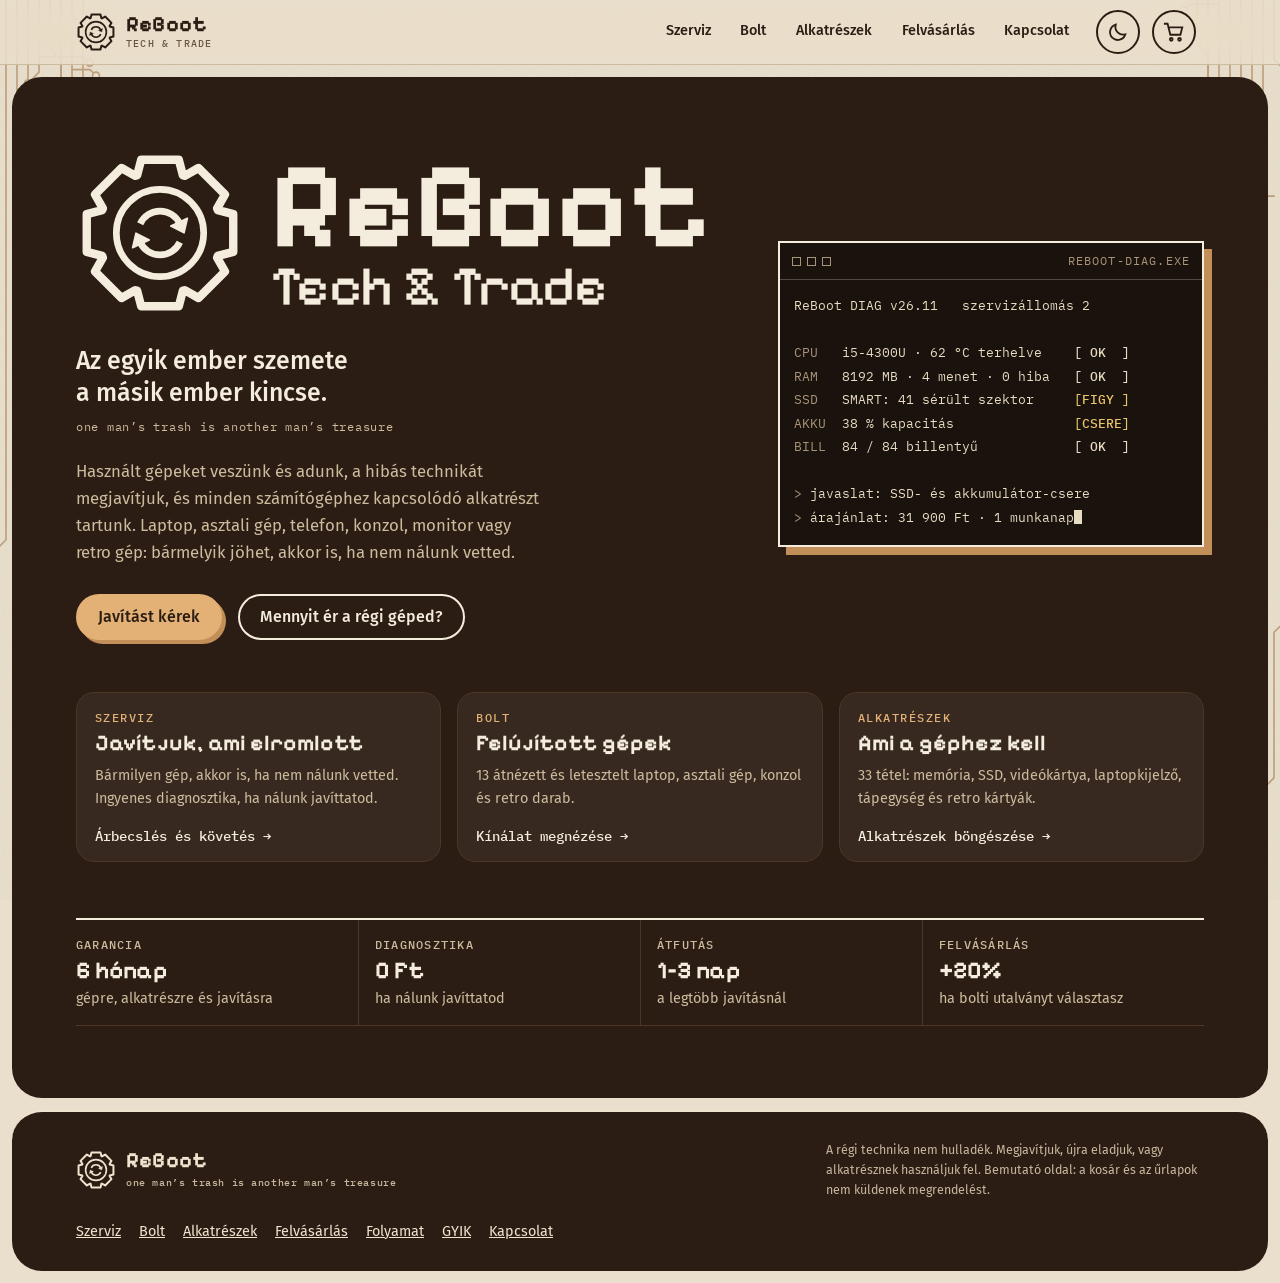
<file: index.html>
<!DOCTYPE html>
<html lang="hu">
<head>
<meta charset="utf-8">
<meta name="viewport" content="width=device-width,initial-scale=1,viewport-fit=cover">
<title>ReBoot Tech &amp; Trade</title>
<meta name="description" content="Felújított PC-k, alkatrészek, szerviz és régi gépek felvásárlása – ReBoot Tech &amp; Trade.">
<link rel="stylesheet" href="https://fonts.googleapis.com/css2?family=Fira+Sans:wght@400;500;600&family=IBM+Plex+Mono:wght@400;500&family=Pixelify+Sans:wght@500;700&display=swap">
<link rel="stylesheet" href="assets/css/style.css">
<link rel="stylesheet" href="assets/css/modern.css">
</head>
<body>
<a class="skip" href="#top">Ugrás a tartalomhoz</a>
<div class="grain" aria-hidden="true"></div>
<canvas id="traces" aria-hidden="true"></canvas>
<div class="page">
  <header class="site-head">
    <div class="wrap head-row">
      <a class="brand" href="index.html" aria-label="ReBoot Tech &amp; Trade, oldal teteje">
        <span class="mark" data-gear></span>
        <span class="brand-name">ReBoot<small>Tech &amp; Trade</small></span>
      </a>
      <nav class="nav" aria-label="Főmenü"><a href="szerviz.html">Szerviz</a><a href="bolt.html">Bolt</a><a href="alkatreszek.html">Alkatrészek</a><a href="felvasarlas.html">Felvásárlás</a><a href="kapcsolat.html">Kapcsolat</a></nav>
      <div class="head-actions">
        <button class="icon-btn" id="themeBtn" type="button" aria-label="Világos és sötét téma váltása">
          <svg viewBox="0 0 24 24" aria-hidden="true"><circle cx="12" cy="12" r="5"/><path d="M12 2v3M12 19v3M2 12h3M19 12h3M5 5l2 2M17 17l2 2M19 5l-2 2M7 17l-2 2"/></svg>
        </button>
        <button class="icon-btn" id="cartBtn" type="button" aria-label="Kosár megnyitása" aria-haspopup="dialog">
          <svg viewBox="0 0 24 24" aria-hidden="true"><path d="M2 3h3l3 12h11l2-8H6"/><circle cx="9" cy="20" r="1.5"/><circle cx="18" cy="20" r="1.5"/></svg>
          <span class="badge-count" id="cartCount" aria-live="polite" hidden>0</span>
        </button>
      </div>
    </div>
  </header>
  <main id="top">
    <section class="hero" aria-labelledby="hero-title">
      <div class="wrap">
        <div class="hero-grid">
          <div>
            <h1 id="hero-title" class="lockup">
              <span class="mark" data-gear aria-hidden="true"></span>
              <span class="wordmark">
                <span class="wm-re">ReBoot</span>
                <span class="wm-sub">Tech &amp; Trade</span>
              </span>
            </h1>
            <p class="tagline">Az egyik ember szemete a másik ember kincse.</p>
            <p class="tagline-en">one man’s trash is another man’s treasure</p>
            <p class="hero-copy">Használt gépeket veszünk és adunk, a hibás technikát megjavítjuk, és minden számítógéphez kapcsolódó alkatrészt tartunk. Laptop, asztali gép, telefon, konzol, monitor vagy retro gép: bármelyik jöhet, akkor is, ha nem nálunk vetted.</p>
            <div class="hero-cta">
              <a class="btn primary" href="szerviz.html">Javítást kérek</a>
              <a class="btn" href="felvasarlas.html">Mennyit ér a régi géped?</a>
            </div>
          </div>

          <div class="screen" aria-hidden="true">
            <div class="screen-bar"><i></i><i></i><i></i><span>reboot-diag.exe</span></div>
            <div class="screen-body">ReBoot DIAG v26.11   szervizállomás 2

<span class="dim">CPU  </span> i5-4300U · 62 °C terhelve    <span class="ok">[ OK  ]</span>
<span class="dim">RAM  </span> 8192 MB · 4 menet · 0 hiba   <span class="ok">[ OK  ]</span>
<span class="dim">SSD  </span> SMART: 41 sérült szektor     <span class="warn">[FIGY ]</span>
<span class="dim">AKKU </span> 38 % kapacitás               <span class="warn">[CSERE]</span>
<span class="dim">BILL </span> 84 / 84 billentyű            <span class="ok">[ OK  ]</span>

<span class="dim">&gt;</span> javaslat: SSD- és akkumulátor-csere
<span class="dim">&gt;</span> árajánlat: 31 900 Ft · 1 munkanap<span class="cursor"></span></div>
          </div>
        </div>

        <ul class="doors" aria-label="Szolgáltatásaink">
          <li>
            <a class="door" href="szerviz.html">
              <span class="door-k">Szerviz</span>
              <strong>Javítjuk, ami elromlott</strong>
              <span class="door-d">Bármilyen gép, akkor is, ha nem nálunk vetted. Ingyenes diagnosztika, ha nálunk javíttatod.</span>
              <span class="door-go">Árbecslés és követés</span>
            </a>
          </li>
          <li>
            <a class="door" href="bolt.html">
              <span class="door-k">Bolt</span>
              <strong>Felújított gépek</strong>
              <span class="door-d"><span id="doorShop">13</span> átnézett és letesztelt laptop, asztali gép, konzol és retro darab.</span>
              <span class="door-go">Kínálat megnézése</span>
            </a>
          </li>
          <li>
            <a class="door" href="alkatreszek.html">
              <span class="door-k">Alkatrészek</span>
              <strong>Ami a géphez kell</strong>
              <span class="door-d"><span id="doorParts">33</span> tétel: memória, SSD, videókártya, laptopkijelző, tápegység és retro kártyák.</span>
              <span class="door-go">Alkatrészek böngészése</span>
            </a>
          </li>
        </ul>

        <dl class="datasheet">
          <div><dt>Garancia</dt><dd>6 hónap<small>gépre, alkatrészre és javításra</small></dd></div>
          <div><dt>Diagnosztika</dt><dd>0 Ft<small>ha nálunk javíttatod</small></dd></div>
          <div><dt>Átfutás</dt><dd>1–3 nap<small>a legtöbb javításnál</small></dd></div>
          <div><dt>Felvásárlás</dt><dd>+20%<small>ha bolti utalványt választasz</small></dd></div>
        </dl>
      </div>
    </section>
  </main>
  <footer class="foot">
    <div class="wrap foot-row">
      <div class="brand" style="margin:0">
        <span class="mark" data-gear aria-hidden="true"></span>
        <span class="brand-name">ReBoot<small>one man’s trash is another man’s treasure</small></span>
      </div>
      <p class="small">A régi technika nem hulladék. Megjavítjuk, újra eladjuk, vagy alkatrésznek használjuk fel. Bemutató oldal: a kosár és az űrlapok nem küldenek megrendelést.</p>
      <nav class="foot-links" aria-label="Lábléc">
        <a href="szerviz.html">Szerviz</a><a href="bolt.html">Bolt</a><a href="alkatreszek.html">Alkatrészek</a><a href="felvasarlas.html">Felvásárlás</a><a href="szerviz.html#folyamat">Folyamat</a><a href="kapcsolat.html#gyik">GYIK</a><a href="kapcsolat.html#kapcsolat">Kapcsolat</a>
      </nav>
    </div>
  </footer>
</div>
<div class="backdrop" id="backdrop" hidden></div>
<aside class="drawer" id="drawer" role="dialog" aria-modal="true" aria-labelledby="drawerTitle" inert>
  <div class="drawer-head">
    <h2 id="drawerTitle">Kosár</h2>
    <button class="icon-btn" id="closeCart" type="button" aria-label="Kosár bezárása">
      <svg viewBox="0 0 24 24" aria-hidden="true"><path d="M5 5l14 14M19 5L5 19"/></svg>
    </button>
  </div>
  <div class="drawer-body" id="cartBody"></div>
  <div class="drawer-foot" id="cartFoot"></div>
</aside>
<div class="toast" id="toast" role="status"></div>
<script src="assets/js/data.js"></script>
<script src="assets/js/boot.js"></script>
</body>
</html>
</file>
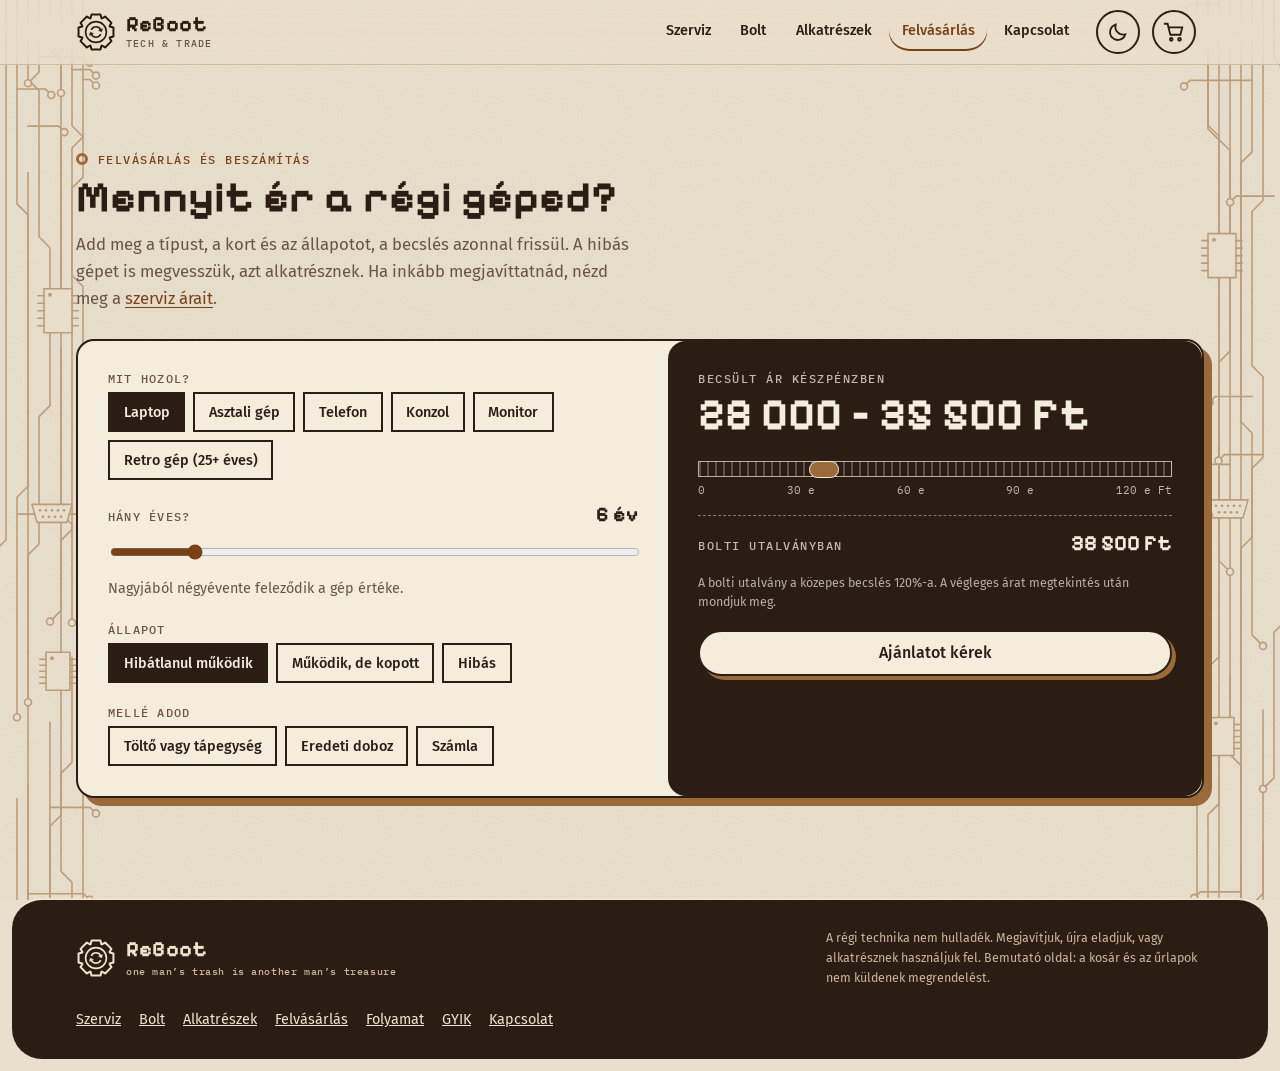
<file: felvasarlas.html>
<!DOCTYPE html>
<html lang="hu">
<head>
<meta charset="utf-8">
<meta name="viewport" content="width=device-width,initial-scale=1,viewport-fit=cover">
<title>Felvásárlás – mennyit ér a régi géped? | ReBoot Tech &amp; Trade</title>
<meta name="description" content="Felújított PC-k, alkatrészek, szerviz és régi gépek felvásárlása – ReBoot Tech &amp; Trade.">
<link rel="stylesheet" href="https://fonts.googleapis.com/css2?family=Fira+Sans:wght@400;500;600&family=IBM+Plex+Mono:wght@400;500&family=Pixelify+Sans:wght@500;700&display=swap">
<link rel="stylesheet" href="assets/css/style.css">
<link rel="stylesheet" href="assets/css/modern.css">
</head>
<body>
<a class="skip" href="#top">Ugrás a tartalomhoz</a>
<div class="grain" aria-hidden="true"></div>
<canvas id="traces" aria-hidden="true"></canvas>
<div class="page">
  <header class="site-head">
    <div class="wrap head-row">
      <a class="brand" href="index.html" aria-label="ReBoot Tech &amp; Trade, oldal teteje">
        <span class="mark" data-gear></span>
        <span class="brand-name">ReBoot<small>Tech &amp; Trade</small></span>
      </a>
      <nav class="nav" aria-label="Főmenü"><a href="szerviz.html">Szerviz</a><a href="bolt.html">Bolt</a><a href="alkatreszek.html">Alkatrészek</a><a href="felvasarlas.html" aria-current="page">Felvásárlás</a><a href="kapcsolat.html">Kapcsolat</a></nav>
      <div class="head-actions">
        <button class="icon-btn" id="themeBtn" type="button" aria-label="Világos és sötét téma váltása">
          <svg viewBox="0 0 24 24" aria-hidden="true"><circle cx="12" cy="12" r="5"/><path d="M12 2v3M12 19v3M2 12h3M19 12h3M5 5l2 2M17 17l2 2M19 5l-2 2M7 17l-2 2"/></svg>
        </button>
        <button class="icon-btn" id="cartBtn" type="button" aria-label="Kosár megnyitása" aria-haspopup="dialog">
          <svg viewBox="0 0 24 24" aria-hidden="true"><path d="M2 3h3l3 12h11l2-8H6"/><circle cx="9" cy="20" r="1.5"/><circle cx="18" cy="20" r="1.5"/></svg>
          <span class="badge-count" id="cartCount" aria-live="polite" hidden>0</span>
        </button>
      </div>
    </div>
  </header>
  <main id="top">
    <section class="sec" id="felvasarlas" aria-labelledby="besz-h">
      <div class="wrap">
        <header class="sec-head">
          <p class="eyebrow">Felvásárlás és beszámítás</p>
          <h2 id="besz-h">Mennyit ér a régi géped?</h2>
          <p class="lede">Add meg a típust, a kort és az állapotot, a becslés azonnal frissül. A hibás gépet is megvesszük, azt alkatrésznek. Ha inkább megjavíttatnád, nézd meg a <a href="szerviz.html">szerviz árait</a>.</p>
        </header>

        <div class="calc">
          <form class="calc-in" id="calcForm">
            <div class="field">
              <span class="group-label" id="typeLabel">Mit hozol?</span>
              <div class="opts" role="radiogroup" aria-labelledby="typeLabel" id="typeOpts"></div>
            </div>
            <div class="range-row">
              <div class="top"><label class="group-label" for="age">Hány éves?</label><output id="ageOut" for="age">6 év</output></div>
              <input id="age" type="range" min="0" max="40" step="1" value="6">
              <p class="hint" id="ageHint"></p>
            </div>
            <div class="field">
              <span class="group-label" id="condLabel">Állapot</span>
              <div class="opts" role="radiogroup" aria-labelledby="condLabel" id="condOpts"></div>
            </div>
            <div class="field">
              <span class="group-label" id="accLabel">Mellé adod</span>
              <div class="opts" id="accOpts" role="group" aria-labelledby="accLabel"></div>
            </div>
          </form>

          <div class="calc-out">
            <div>
              <div class="out-label">Becsült ár készpénzben</div>
              <div class="out-value" id="outCash">–</div>
            </div>
            <div class="meter" aria-hidden="true">
              <div class="track"><div class="band" id="band"></div></div>
              <div class="ticks"><span>0</span><span>30 e</span><span>60 e</span><span>90 e</span><span>120 e Ft</span></div>
            </div>
            <div class="out-voucher">
              <span class="out-label">Bolti utalványban</span>
              <strong id="outVoucher">–</strong>
            </div>
            <p class="fine" id="outNote"></p>
            <button class="btn primary" type="button" id="askBtn">Ajánlatot kérek</button>
          </div>
        </div>
      </div>
    </section>
  </main>
  <footer class="foot">
    <div class="wrap foot-row">
      <div class="brand" style="margin:0">
        <span class="mark" data-gear aria-hidden="true"></span>
        <span class="brand-name">ReBoot<small>one man’s trash is another man’s treasure</small></span>
      </div>
      <p class="small">A régi technika nem hulladék. Megjavítjuk, újra eladjuk, vagy alkatrésznek használjuk fel. Bemutató oldal: a kosár és az űrlapok nem küldenek megrendelést.</p>
      <nav class="foot-links" aria-label="Lábléc">
        <a href="szerviz.html">Szerviz</a><a href="bolt.html">Bolt</a><a href="alkatreszek.html">Alkatrészek</a><a href="felvasarlas.html">Felvásárlás</a><a href="szerviz.html#folyamat">Folyamat</a><a href="kapcsolat.html#gyik">GYIK</a><a href="kapcsolat.html#kapcsolat">Kapcsolat</a>
      </nav>
    </div>
  </footer>
</div>
<div class="backdrop" id="backdrop" hidden></div>
<aside class="drawer" id="drawer" role="dialog" aria-modal="true" aria-labelledby="drawerTitle" inert>
  <div class="drawer-head">
    <h2 id="drawerTitle">Kosár</h2>
    <button class="icon-btn" id="closeCart" type="button" aria-label="Kosár bezárása">
      <svg viewBox="0 0 24 24" aria-hidden="true"><path d="M5 5l14 14M19 5L5 19"/></svg>
    </button>
  </div>
  <div class="drawer-body" id="cartBody"></div>
  <div class="drawer-foot" id="cartFoot"></div>
</aside>
<div class="toast" id="toast" role="status"></div>
<script src="assets/js/data.js"></script>
<script src="assets/js/boot.js"></script>
</body>
</html>
</file>
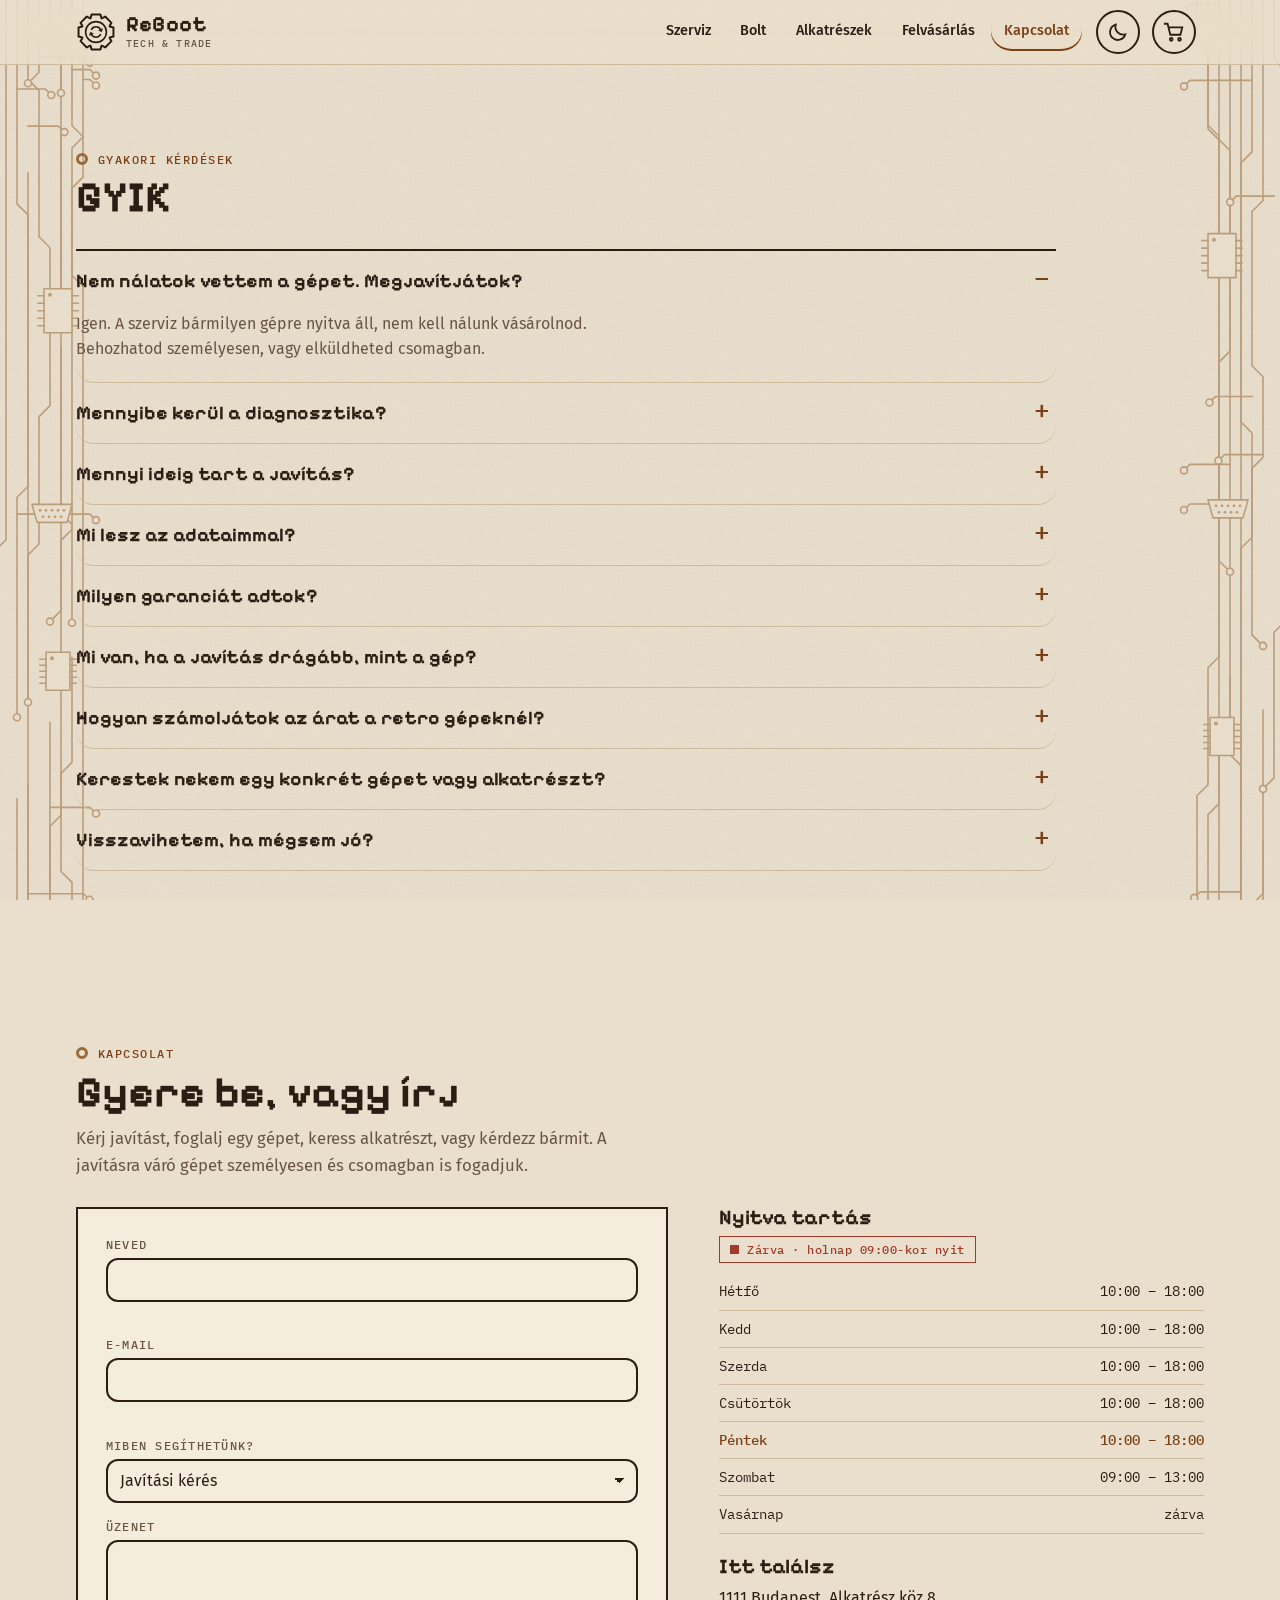
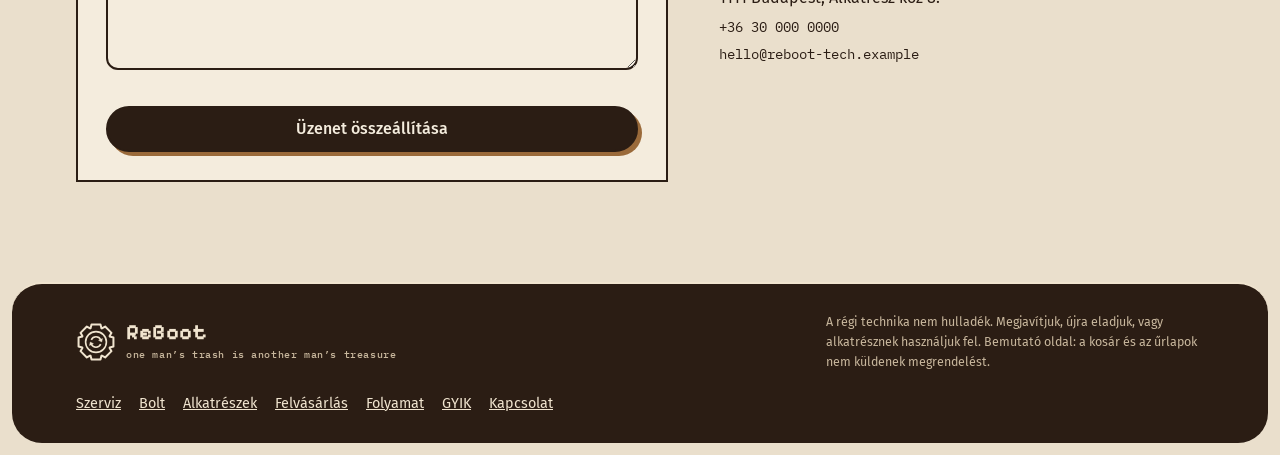
<file: kapcsolat.html>
<!DOCTYPE html>
<html lang="hu">
<head>
<meta charset="utf-8">
<meta name="viewport" content="width=device-width,initial-scale=1,viewport-fit=cover">
<title>Kapcsolat és GYIK | ReBoot Tech &amp; Trade</title>
<meta name="description" content="Felújított PC-k, alkatrészek, szerviz és régi gépek felvásárlása – ReBoot Tech &amp; Trade.">
<link rel="stylesheet" href="https://fonts.googleapis.com/css2?family=Fira+Sans:wght@400;500;600&family=IBM+Plex+Mono:wght@400;500&family=Pixelify+Sans:wght@500;700&display=swap">
<link rel="stylesheet" href="assets/css/style.css">
<link rel="stylesheet" href="assets/css/modern.css">
</head>
<body>
<a class="skip" href="#top">Ugrás a tartalomhoz</a>
<div class="grain" aria-hidden="true"></div>
<canvas id="traces" aria-hidden="true"></canvas>
<div class="page">
  <header class="site-head">
    <div class="wrap head-row">
      <a class="brand" href="index.html" aria-label="ReBoot Tech &amp; Trade, oldal teteje">
        <span class="mark" data-gear></span>
        <span class="brand-name">ReBoot<small>Tech &amp; Trade</small></span>
      </a>
      <nav class="nav" aria-label="Főmenü"><a href="szerviz.html">Szerviz</a><a href="bolt.html">Bolt</a><a href="alkatreszek.html">Alkatrészek</a><a href="felvasarlas.html">Felvásárlás</a><a href="kapcsolat.html" aria-current="page">Kapcsolat</a></nav>
      <div class="head-actions">
        <button class="icon-btn" id="themeBtn" type="button" aria-label="Világos és sötét téma váltása">
          <svg viewBox="0 0 24 24" aria-hidden="true"><circle cx="12" cy="12" r="5"/><path d="M12 2v3M12 19v3M2 12h3M19 12h3M5 5l2 2M17 17l2 2M19 5l-2 2M7 17l-2 2"/></svg>
        </button>
        <button class="icon-btn" id="cartBtn" type="button" aria-label="Kosár megnyitása" aria-haspopup="dialog">
          <svg viewBox="0 0 24 24" aria-hidden="true"><path d="M2 3h3l3 12h11l2-8H6"/><circle cx="9" cy="20" r="1.5"/><circle cx="18" cy="20" r="1.5"/></svg>
          <span class="badge-count" id="cartCount" aria-live="polite" hidden>0</span>
        </button>
      </div>
    </div>
  </header>
  <main id="top">
    <section class="sec" id="gyik" aria-labelledby="gyik-h">
      <div class="wrap">
        <header class="sec-head">
          <p class="eyebrow">Gyakori kérdések</p>
          <h2 id="gyik-h">GYIK</h2>
        </header>
        <div class="faq" id="faq"></div>
      </div>
    </section>
<section class="sec" id="kapcsolat" aria-labelledby="kap-h">
      <div class="wrap">
        <header class="sec-head">
          <p class="eyebrow">Kapcsolat</p>
          <h2 id="kap-h">Gyere be, vagy írj</h2>
          <p class="lede">Kérj javítást, foglalj egy gépet, keress alkatrészt, vagy kérdezz bármit. A javításra váró gépet személyesen és csomagban is fogadjuk.</p>
        </header>
        <div class="contact">
          <div>
            <form class="form" id="contactForm" novalidate>
              <div class="field">
                <label for="cName">Neved</label>
                <input class="input" id="cName" name="name" type="text" autocomplete="name" required>
                <span class="err" id="eName"></span>
              </div>
              <div class="field">
                <label for="cMail">E-mail</label>
                <input class="input" id="cMail" name="email" type="email" autocomplete="email" required>
                <span class="err" id="eMail"></span>
              </div>
              <div class="field">
                <label for="cTopic">Miben segíthetünk?</label>
                <select class="select" id="cTopic" name="topic">
                  <option>Javítási kérés</option>
                  <option>Foglalás a kosárból</option>
                  <option>Beszámítási ajánlat</option>
                  <option>Alkatrész keresése</option>
                  <option>Retro gép keresése</option>
                  <option>Egyéb kérdés</option>
                </select>
              </div>
              <div class="field">
                <label for="cMsg">Üzenet</label>
                <textarea class="input" id="cMsg" name="message" required></textarea>
                <span class="err" id="eMsg"></span>
              </div>
              <button class="btn primary" type="submit">Üzenet összeállítása</button>
            </form>
            <div class="composed" id="composed" hidden>
              <strong>Az üzeneted kész.</strong>
              <p class="fine">Ez az oldal nem küld e-mailt. Másold ki az üzenetet, és küldd el erre a címre: <span class="mono" style="user-select:all">hello@reboot-tech.example</span></p>
              <div class="resv" id="composedText"></div>
              <button class="btn small" type="button" id="copyMsg">Üzenet másolása</button>
            </div>
          </div>

          <div class="info">
            <div>
              <h3>Nyitva tartás</h3>
              <div class="status" id="status">Ellenőrzés…</div>
              <table class="hours" id="hours"><caption class="sr">Heti nyitvatartás</caption><tbody></tbody></table>
            </div>
            <div>
              <h3>Itt találsz</h3>
              <address class="addr">
                <span>1111 Budapest, Alkatrész köz 8.</span>
                <span class="mono">+36 30 000 0000</span>
                <span class="mono">hello@reboot-tech.example</span>
              </address>
            </div>
          </div>
        </div>
      </div>
    </section>
  </main>
  <footer class="foot">
    <div class="wrap foot-row">
      <div class="brand" style="margin:0">
        <span class="mark" data-gear aria-hidden="true"></span>
        <span class="brand-name">ReBoot<small>one man’s trash is another man’s treasure</small></span>
      </div>
      <p class="small">A régi technika nem hulladék. Megjavítjuk, újra eladjuk, vagy alkatrésznek használjuk fel. Bemutató oldal: a kosár és az űrlapok nem küldenek megrendelést.</p>
      <nav class="foot-links" aria-label="Lábléc">
        <a href="szerviz.html">Szerviz</a><a href="bolt.html">Bolt</a><a href="alkatreszek.html">Alkatrészek</a><a href="felvasarlas.html">Felvásárlás</a><a href="szerviz.html#folyamat">Folyamat</a><a href="kapcsolat.html#gyik">GYIK</a><a href="kapcsolat.html#kapcsolat">Kapcsolat</a>
      </nav>
    </div>
  </footer>
</div>
<div class="backdrop" id="backdrop" hidden></div>
<aside class="drawer" id="drawer" role="dialog" aria-modal="true" aria-labelledby="drawerTitle" inert>
  <div class="drawer-head">
    <h2 id="drawerTitle">Kosár</h2>
    <button class="icon-btn" id="closeCart" type="button" aria-label="Kosár bezárása">
      <svg viewBox="0 0 24 24" aria-hidden="true"><path d="M5 5l14 14M19 5L5 19"/></svg>
    </button>
  </div>
  <div class="drawer-body" id="cartBody"></div>
  <div class="drawer-foot" id="cartFoot"></div>
</aside>
<div class="toast" id="toast" role="status"></div>
<script src="assets/js/data.js"></script>
<script src="assets/js/boot.js"></script>
</body>
</html>
</file>
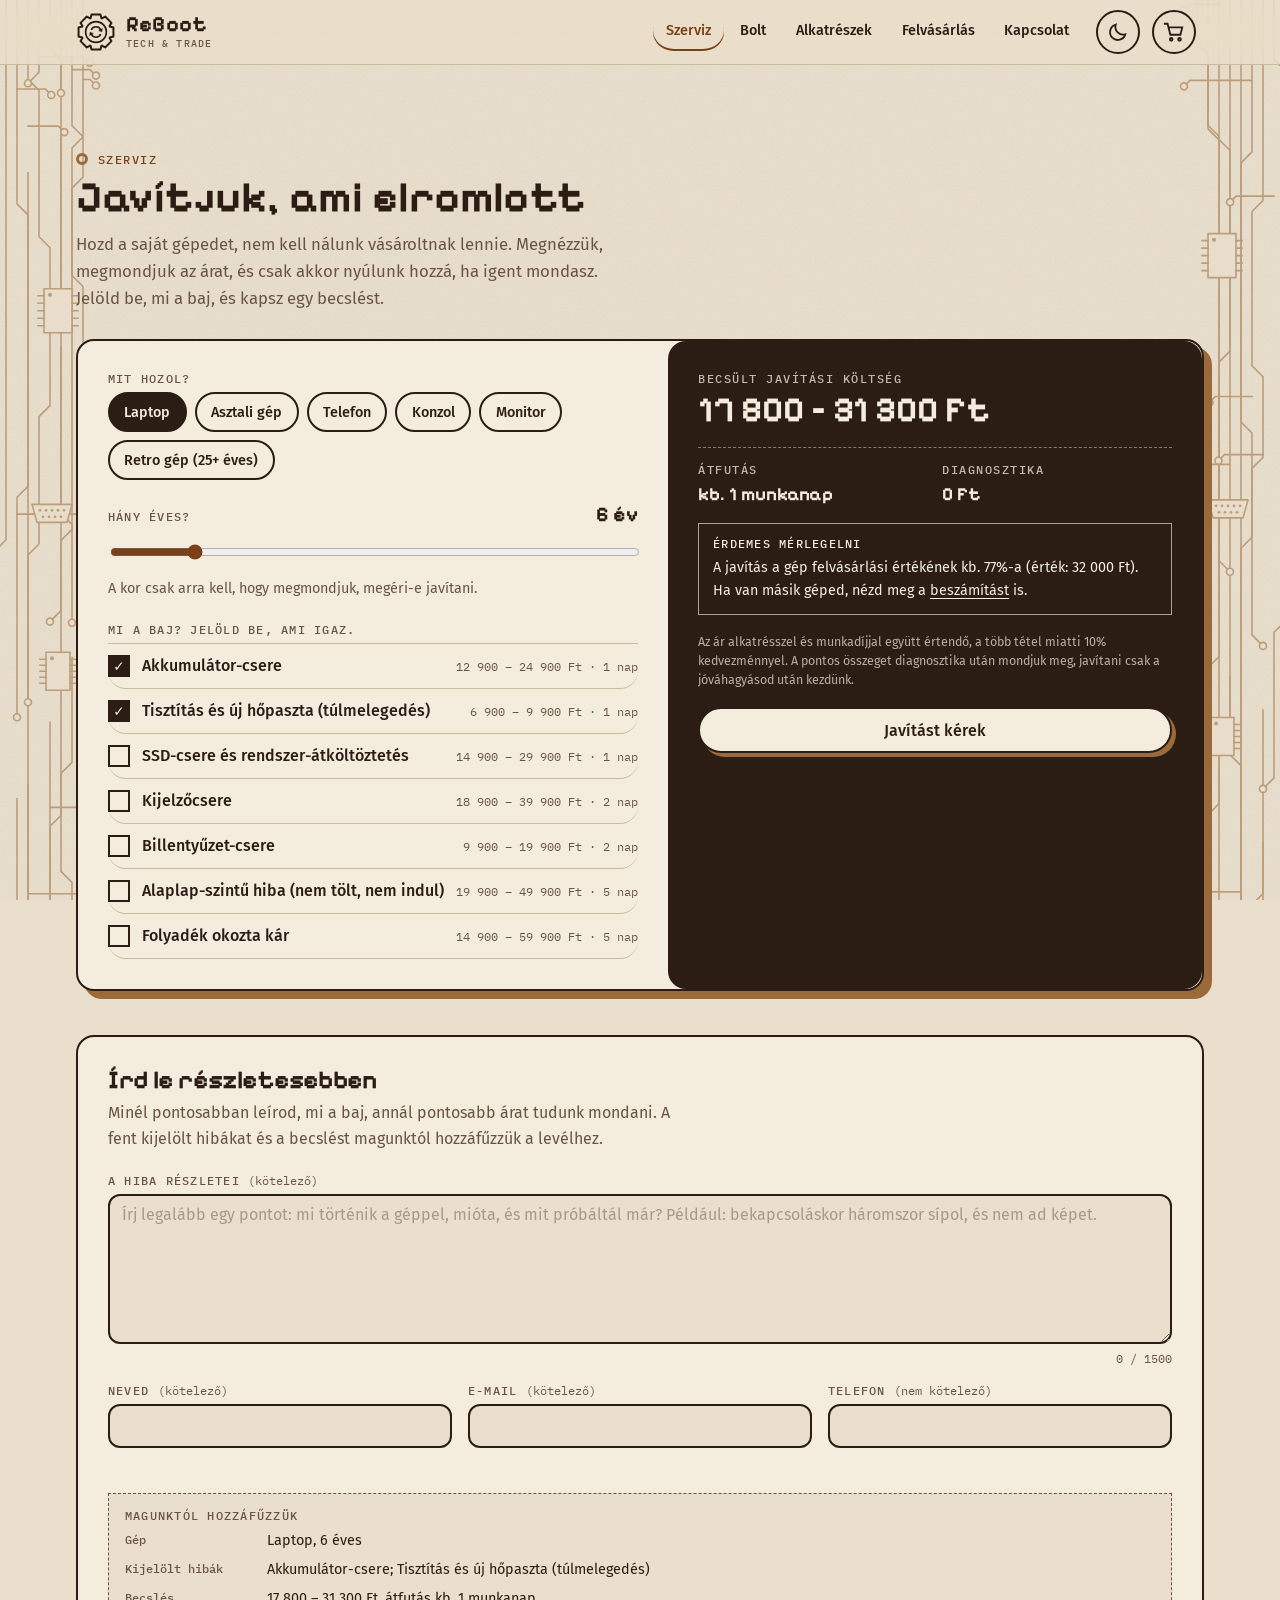
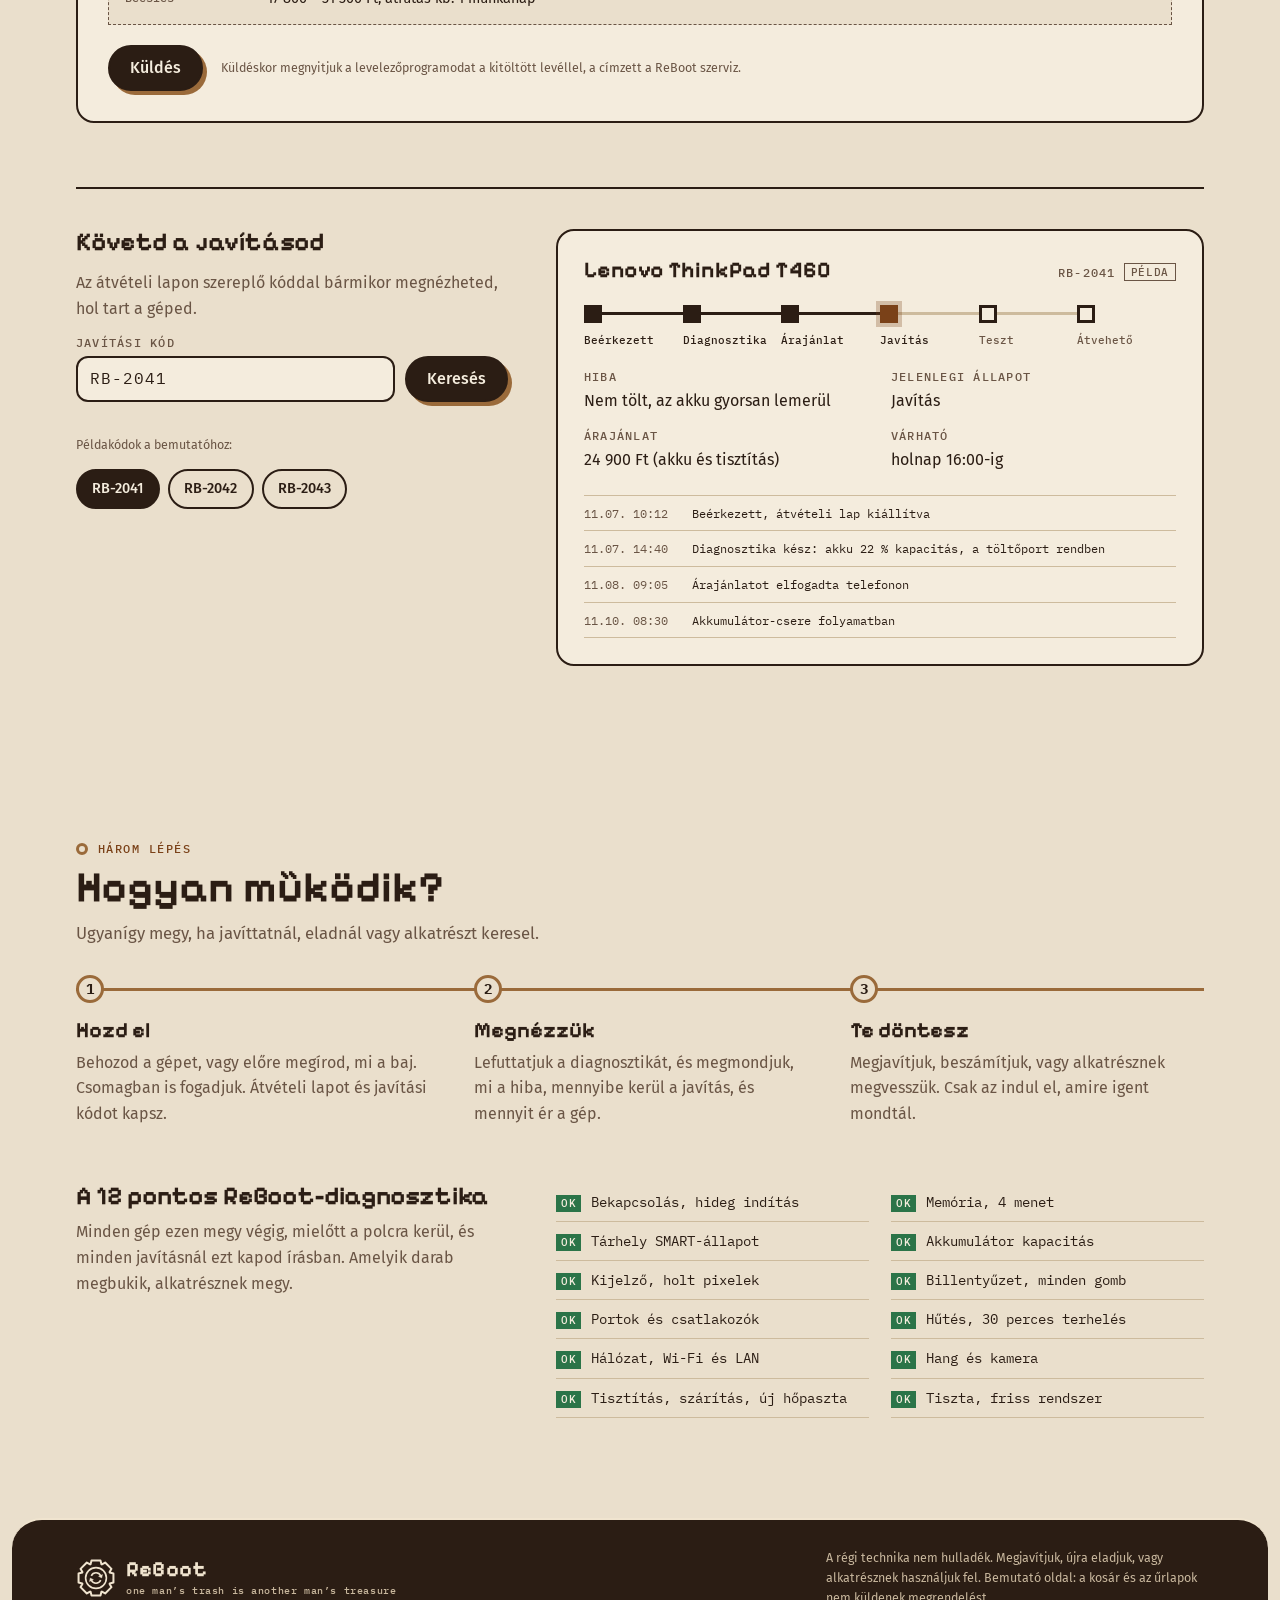
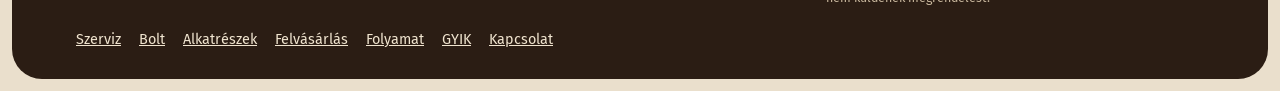
<file: szerviz.html>
<!DOCTYPE html>
<html lang="hu">
<head>
<meta charset="utf-8">
<meta name="viewport" content="width=device-width,initial-scale=1,viewport-fit=cover">
<title>Szerviz és javításkövetés | ReBoot Tech &amp; Trade</title>
<meta name="description" content="Felújított PC-k, alkatrészek, szerviz és régi gépek felvásárlása – ReBoot Tech &amp; Trade.">
<link rel="stylesheet" href="https://fonts.googleapis.com/css2?family=Fira+Sans:wght@400;500;600&family=IBM+Plex+Mono:wght@400;500&family=Pixelify+Sans:wght@500;700&display=swap">
<link rel="stylesheet" href="assets/css/style.css">
<link rel="stylesheet" href="assets/css/modern.css">
</head>
<body>
<a class="skip" href="#top">Ugrás a tartalomhoz</a>
<div class="grain" aria-hidden="true"></div>
<canvas id="traces" aria-hidden="true"></canvas>
<div class="page">
  <header class="site-head">
    <div class="wrap head-row">
      <a class="brand" href="index.html" aria-label="ReBoot Tech &amp; Trade, oldal teteje">
        <span class="mark" data-gear></span>
        <span class="brand-name">ReBoot<small>Tech &amp; Trade</small></span>
      </a>
      <nav class="nav" aria-label="Főmenü"><a href="szerviz.html" aria-current="page">Szerviz</a><a href="bolt.html">Bolt</a><a href="alkatreszek.html">Alkatrészek</a><a href="felvasarlas.html">Felvásárlás</a><a href="kapcsolat.html">Kapcsolat</a></nav>
      <div class="head-actions">
        <button class="icon-btn" id="themeBtn" type="button" aria-label="Világos és sötét téma váltása">
          <svg viewBox="0 0 24 24" aria-hidden="true"><circle cx="12" cy="12" r="5"/><path d="M12 2v3M12 19v3M2 12h3M19 12h3M5 5l2 2M17 17l2 2M19 5l-2 2M7 17l-2 2"/></svg>
        </button>
        <button class="icon-btn" id="cartBtn" type="button" aria-label="Kosár megnyitása" aria-haspopup="dialog">
          <svg viewBox="0 0 24 24" aria-hidden="true"><path d="M2 3h3l3 12h11l2-8H6"/><circle cx="9" cy="20" r="1.5"/><circle cx="18" cy="20" r="1.5"/></svg>
          <span class="badge-count" id="cartCount" aria-live="polite" hidden>0</span>
        </button>
      </div>
    </div>
  </header>
  <main id="top">
    <section class="sec" id="szerviz" aria-labelledby="szerv-h">
      <div class="wrap">
        <header class="sec-head">
          <p class="eyebrow">Szerviz</p>
          <h2 id="szerv-h">Javítjuk, ami elromlott</h2>
          <p class="lede">Hozd a saját gépedet, nem kell nálunk vásároltnak lennie. Megnézzük, megmondjuk az árat, és csak akkor nyúlunk hozzá, ha igent mondasz. Jelöld be, mi a baj, és kapsz egy becslést.</p>
        </header>

        <div class="calc">
          <form class="calc-in" id="svcForm">
            <div class="field">
              <span class="group-label" id="svcTypeLabel">Mit hozol?</span>
              <div class="chips" id="svcTypes" role="group" aria-labelledby="svcTypeLabel"></div>
            </div>
            <div class="range-row">
              <div class="top"><label class="group-label" for="svcAge">Hány éves?</label><output id="svcAgeOut" for="svcAge">6 év</output></div>
              <input id="svcAge" type="range" min="0" max="40" step="1" value="6">
              <p class="hint" id="svcAgeHint"></p>
            </div>
            <div class="field">
              <span class="group-label" id="svcListLabel">Mi a baj? Jelöld be, ami igaz.</span>
              <div class="svc-list" id="svcList" role="group" aria-labelledby="svcListLabel"></div>
            </div>
          </form>

          <div class="calc-out">
            <div>
              <div class="out-label">Becsült javítási költség</div>
              <div class="out-value sm" id="svcCost">–</div>
            </div>
            <dl class="out-rows">
              <div><dt>Átfutás</dt><dd id="svcDays">–</dd></div>
              <div><dt>Diagnosztika</dt><dd id="svcDiag">–</dd></div>
            </dl>
            <div class="advice" id="svcAdvice"></div>
            <p class="fine" id="svcNote"></p>
            <button class="btn primary" type="button" id="svcAsk">Javítást kérek</button>
          </div>
        </div>

        <form class="req" id="svcReq" novalidate>
          <div class="req-head">
            <h3>Írd le részletesebben</h3>
            <p>Minél pontosabban leírod, mi a baj, annál pontosabb árat tudunk mondani. A fent kijelölt hibákat és a becslést magunktól hozzáfűzzük a levélhez.</p>
          </div>
          <div class="req-grid">
            <div class="field req-wide">
              <label for="svcDesc">A hiba részletei <span class="req-flag">(kötelező)</span></label>
              <textarea class="input" id="svcDesc" maxlength="1500" required aria-required="true" aria-describedby="svcDescErr" placeholder="Írj legalább egy pontot: mi történik a géppel, mióta, és mit próbáltál már? Például: bekapcsoláskor háromszor sípol, és nem ad képet."></textarea>
              <div class="req-meta"><span class="err" id="svcDescErr" role="alert"></span><span class="count" id="svcDescCount">0 / 1500</span></div>
            </div>
            <div class="field">
              <label for="svcName">Neved <span class="req-flag">(kötelező)</span></label>
              <input class="input" id="svcName" type="text" autocomplete="name" required aria-required="true" aria-describedby="svcNameErr">
              <span class="err" id="svcNameErr" role="alert"></span>
            </div>
            <div class="field">
              <label for="svcMail">E-mail <span class="req-flag">(kötelező)</span></label>
              <input class="input" id="svcMail" type="email" autocomplete="email" required aria-required="true" aria-describedby="svcMailErr">
              <span class="err" id="svcMailErr" role="alert"></span>
            </div>
            <div class="field">
              <label for="svcPhone">Telefon <span class="req-flag">(nem kötelező)</span></label>
              <input class="input" id="svcPhone" type="tel" autocomplete="tel">
              <span class="err"></span>
            </div>
          </div>
          <div class="req-attach" id="svcAttach"></div>
          <div class="req-actions">
            <button class="btn primary" type="submit" id="svcSend">Küldés</button>
            <span class="fine">Küldéskor megnyitjuk a levelezőprogramodat a kitöltött levéllel, a címzett a ReBoot szerviz.</span>
          </div>
          <div class="composed" id="svcSent" hidden>
            <strong>A levél összeállítva.</strong>
            <p class="fine">Megpróbáltuk megnyitni a levelezőprogramodat. Az oldal nem látja, hogy a levél elment-e, ezért nézd meg ott, és nyomd meg a küldést. Ha nem nyílt meg semmi, másold ki a levelet, és küldd el kézzel erre a címre: <span class="mono sel">joannistzelepakis@gmail.com</span></p>
            <p class="fine" id="svcTrunc" hidden>A levél hosszú, ezért a levelezőbe a rövidített változat került. A teljes szöveget másold ki innen.</p>
            <div class="resv" id="svcSentBody"></div>
            <div class="req-actions">
              <a class="btn small" id="svcOpenMail" href="#svcReq" target="_blank" rel="noopener">Megnyitás a levelezőben</a>
              <button class="btn small" type="button" id="svcCopyMail">Levél másolása</button>
              <button class="btn small" type="button" id="svcCopyAddr">Cím másolása</button>
            </div>
          </div>
        </form>

        <div class="tk">
          <div class="tk-side">
            <h3>Követd a javításod</h3>
            <p>Az átvételi lapon szereplő kóddal bármikor megnézheted, hol tart a géped.</p>
            <form class="tk-form" id="tkForm">
              <div class="field">
                <label for="tkCode">Javítási kód</label>
                <div class="tk-in">
                  <input class="input mono" id="tkCode" type="text" value="RB-2041" autocomplete="off" spellcheck="false" aria-describedby="tkErr">
                  <button class="btn primary" type="submit">Keresés</button>
                </div>
                <span class="err" id="tkErr"></span>
              </div>
            </form>
            <p class="fine">Példakódok a bemutatóhoz:</p>
            <div class="chips" id="tkChips"></div>
          </div>
          <div class="tk-main" id="tkOut" aria-live="polite"></div>
        </div>
      </div>
    </section>
<section class="sec" id="folyamat" aria-labelledby="fol-h">
      <div class="wrap">
        <header class="sec-head">
          <p class="eyebrow">Három lépés</p>
          <h2 id="fol-h">Hogyan működik?</h2>
          <p class="lede">Ugyanígy megy, ha javíttatnál, eladnál vagy alkatrészt keresel.</p>
        </header>
        <ol class="steps">
          <li><span class="step-pad" aria-hidden="true">1</span><h3>Hozd el</h3><p>Behozod a gépet, vagy előre megírod, mi a baj. Csomagban is fogadjuk. Átvételi lapot és javítási kódot kapsz.</p></li>
          <li><span class="step-pad" aria-hidden="true">2</span><h3>Megnézzük</h3><p>Lefuttatjuk a diagnosztikát, és megmondjuk, mi a hiba, mennyibe kerül a javítás, és mennyit ér a gép.</p></li>
          <li><span class="step-pad" aria-hidden="true">3</span><h3>Te döntesz</h3><p>Megjavítjuk, beszámítjuk, vagy alkatrésznek megvesszük. Csak az indul el, amire igent mondtál.</p></li>
        </ol>

        <div class="post">
          <div>
            <h3>A 12 pontos ReBoot-diagnosztika</h3>
            <p>Minden gép ezen megy végig, mielőtt a polcra kerül, és minden javításnál ezt kapod írásban. Amelyik darab megbukik, alkatrésznek megy.</p>
          </div>
          <ul class="checks">
            <li>Bekapcsolás, hideg indítás</li>
            <li>Memória, 4 menet</li>
            <li>Tárhely SMART-állapot</li>
            <li>Akkumulátor kapacitás</li>
            <li>Kijelző, holt pixelek</li>
            <li>Billentyűzet, minden gomb</li>
            <li>Portok és csatlakozók</li>
            <li>Hűtés, 30 perces terhelés</li>
            <li>Hálózat, Wi-Fi és LAN</li>
            <li>Hang és kamera</li>
            <li>Tisztítás, szárítás, új hőpaszta</li>
            <li>Tiszta, friss rendszer</li>
          </ul>
        </div>
      </div>
    </section>
  </main>
  <footer class="foot">
    <div class="wrap foot-row">
      <div class="brand" style="margin:0">
        <span class="mark" data-gear aria-hidden="true"></span>
        <span class="brand-name">ReBoot<small>one man’s trash is another man’s treasure</small></span>
      </div>
      <p class="small">A régi technika nem hulladék. Megjavítjuk, újra eladjuk, vagy alkatrésznek használjuk fel. Bemutató oldal: a kosár és az űrlapok nem küldenek megrendelést.</p>
      <nav class="foot-links" aria-label="Lábléc">
        <a href="szerviz.html">Szerviz</a><a href="bolt.html">Bolt</a><a href="alkatreszek.html">Alkatrészek</a><a href="felvasarlas.html">Felvásárlás</a><a href="szerviz.html#folyamat">Folyamat</a><a href="kapcsolat.html#gyik">GYIK</a><a href="kapcsolat.html#kapcsolat">Kapcsolat</a>
      </nav>
    </div>
  </footer>
</div>
<div class="backdrop" id="backdrop" hidden></div>
<aside class="drawer" id="drawer" role="dialog" aria-modal="true" aria-labelledby="drawerTitle" inert>
  <div class="drawer-head">
    <h2 id="drawerTitle">Kosár</h2>
    <button class="icon-btn" id="closeCart" type="button" aria-label="Kosár bezárása">
      <svg viewBox="0 0 24 24" aria-hidden="true"><path d="M5 5l14 14M19 5L5 19"/></svg>
    </button>
  </div>
  <div class="drawer-body" id="cartBody"></div>
  <div class="drawer-foot" id="cartFoot"></div>
</aside>
<div class="toast" id="toast" role="status"></div>
<script src="assets/js/data.js"></script>
<script src="assets/js/boot.js"></script>
</body>
</html>
</file>
<file: assets/css/style.css>
@import url("%20style.css");
</file>
<file: assets/css/modern.css>
:root{--paper:#EADFCC;--paper-2:#DFD1B8;--paper-3:#F4ECDD;--bar:rgba(234,223,204,.78);--ink:#2B1D14;--ink-soft:#6A5545;--on-ink:#F4ECDD;--line:#CDBB9D;--trace:#9A6A3A;--accent:#7A4118;--panel:#2B1D14;--screen-bg:#1A120D;--screen-fg:#E8DCC3;--screen-dim:#A89478;--r:18px;--r-sm:12px;--ease:cubic-bezier(.22,.8,.24,1);--shadow:0 1px 2px rgba(43,29,20,.08),0 14px 32px -16px rgba(43,29,20,.38)}
@media (prefers-color-scheme:dark){:root:not([data-theme="light"]){--paper:#1A120D;--paper-2:#241912;--paper-3:#2E2117;--bar:rgba(26,18,13,.78);--ink:#F0E4CF;--ink-soft:#B2A08A;--on-ink:#1A120D;--line:#43322A;--trace:#C28F58;--accent:#E3B176;--panel:#2C1F16;--screen-bg:#120C08;--screen-fg:#E6D9BF;--screen-dim:#9A8A72;--shadow:0 1px 2px rgba(0,0,0,.4),0 16px 36px -16px rgba(0,0,0,.75)}}
:root[data-theme="dark"]{--paper:#1A120D;--paper-2:#241912;--paper-3:#2E2117;--bar:rgba(26,18,13,.78);--ink:#F0E4CF;--ink-soft:#B2A08A;--on-ink:#1A120D;--line:#43322A;--trace:#C28F58;--accent:#E3B176;--panel:#2C1F16;--screen-bg:#120C08;--screen-fg:#E6D9BF;--screen-dim:#9A8A72;--shadow:0 1px 2px rgba(0,0,0,.4),0 16px 36px -16px rgba(0,0,0,.75)}
html{scroll-behavior:smooth}
::selection{background:var(--accent);color:var(--paper-3)}
:focus-visible{outline:2px solid var(--accent);outline-offset:3px;border-radius:8px}
.site-head{backdrop-filter:saturate(1.4) blur(18px);-webkit-backdrop-filter:saturate(1.4) blur(18px);border-bottom:1px solid var(--line)}
.nav a{border-radius:999px;transition:background-color .25s var(--ease),color .25s}
.nav a:hover{background:var(--paper-2)}
.btn,.chip,.icon-btn{border-radius:999px;transition:transform .25s var(--ease),box-shadow .25s var(--ease),background-color .25s,color .25s,border-color .25s}
.btn:hover,.chip:hover{transform:translateY(-1px)}
.btn:active,.chip:active,.icon-btn:active{transform:scale(.95)}
.btn.primary{background:var(--panel);color:#F4ECDD;border-color:var(--panel)}
.btn.primary:hover{background:var(--accent);border-color:var(--accent)}
@media (max-width:700px){.chips{flex-wrap:nowrap;overflow-x:auto;scrollbar-width:none;padding-bottom:4px}.chips::-webkit-scrollbar{display:none}.chip{flex:none}}
.card,.door,.prow,.req,.calc,.calc-in,.calc-out,.tk-in,.tk-main,.tk-side,.info,.hours,.composed,.faq details,.svc-row,.wanted,.band{border-radius:var(--r)}
.card{overflow:hidden;box-shadow:var(--shadow);transition:transform .45s var(--ease),box-shadow .45s var(--ease)}
.card:hover,.door:hover{transform:translateY(-4px)}
.door{transition:transform .45s var(--ease),box-shadow .45s var(--ease)}
.art{position:relative;overflow:hidden;cursor:zoom-in}
.art .pic,.prow .thumb svg{transition:transform .7s var(--ease)}
.card:hover .art .pic,.prow:hover .thumb svg{transform:scale(1.07)}
.art::after,.prow .thumb::after{content:"";position:absolute;right:10px;bottom:10px;width:30px;height:30px;border-radius:50%;opacity:.9;background:rgba(43,29,20,.72) url("data:image/svg+xml,%3Csvg xmlns='http://www.w3.org/2000/svg' viewBox='0 0 24 24' fill='none' stroke='%23F4ECDD' stroke-width='2' stroke-linecap='round'%3E%3Ccircle cx='11' cy='11' r='6'/%3E%3Cpath d='M16 16l4 4M11 8v6M8 11h6'/%3E%3C/svg%3E") center/18px no-repeat;transition:transform .3s var(--ease)}
.prow .thumb{position:relative;cursor:zoom-in}
.prow .thumb::after{width:22px;height:22px;right:4px;bottom:4px;background-size:13px}
.art:hover::after{transform:scale(1.12)}
.input,.select,.sel,.field input,.field textarea,.field select,.search input{border-radius:var(--r-sm);transition:border-color .25s,box-shadow .25s}
.hero{--ink:#F4ECDD;--ink-soft:#CDBB9D;--on-ink:#2B1D14;--line:#4D3726;--accent:#E3B176;--trace:#C28F58;--screen-bg:#1A120D;background:var(--panel);color:var(--ink);margin:12px;border-radius:30px;overflow:hidden}
.hero .btn.primary{background:#E3B176;border-color:#E3B176;color:#2B1D14}
.hero .btn.primary:hover{background:#F4ECDD;border-color:#F4ECDD}
.hero .door{background:rgba(244,236,221,.06);border:1px solid var(--line)}
.hero .door:hover{background:rgba(244,236,221,.1)}
.foot{--ink:#F0E4CF;--ink-soft:#C8B79D;--line:#4D3726;--accent:#E3B176;background:var(--panel);color:var(--ink);margin:12px;border-radius:30px}
.foot a{color:var(--ink)}
.drawer{border-radius:26px 0 0 26px;box-shadow:-24px 0 60px -20px rgba(0,0,0,.5);transition:transform .5s var(--ease)}
.toast{border-radius:999px;background:var(--panel);color:#F4ECDD;box-shadow:var(--shadow)}
.lb{position:fixed;inset:0;z-index:1000;display:grid;grid-template-rows:1fr auto;opacity:0;transition:opacity .28s var(--ease)}
.lb.open{opacity:1}
.lb-bg{position:absolute;inset:0;background:rgba(22,13,8,.9);backdrop-filter:blur(14px);-webkit-backdrop-filter:blur(14px)}
.lb-main{position:relative;min-height:0}
.lb-stage{position:absolute;inset:0;overflow:hidden;touch-action:none;display:grid;place-items:center;cursor:grab}
.lb-pan{display:grid;place-items:center;gap:14px;transition:transform .22s var(--ease);will-change:transform}
.lb-pan.drag{transition:none;cursor:grabbing}
.lb-pan img{max-width:min(92vw,1100px);max-height:64vh;border-radius:22px;user-select:none;-webkit-user-drag:none;box-shadow:0 30px 80px -20px #000}
.lb-art{width:min(82vw,520px);aspect-ratio:4/3;border-radius:26px;background:var(--paper-3);display:grid;place-items:center;box-shadow:0 30px 80px -20px #000}
.lb-art svg{width:70%;height:auto;stroke:var(--ink);fill:none;stroke-width:3;stroke-linecap:square;stroke-linejoin:miter}
.lb-note{margin:0;color:#CDBB9D;font-size:var(--t-xs)}
.lb-x,.lb-nav,.lb-tools button{border:0;color:#F4ECDD;background:rgba(244,236,221,.14);backdrop-filter:blur(10px);-webkit-backdrop-filter:blur(10px);font:inherit;font-size:1.4rem;line-height:1;cursor:pointer;transition:background-color .25s,transform .25s var(--ease)}
.lb-x:hover,.lb-nav:hover,.lb-tools button:hover{background:rgba(244,236,221,.26)}
.lb-x:active,.lb-nav:active,.lb-tools button:active{transform:scale(.92)}
.lb-x,.lb-nav{position:absolute;width:46px;height:46px;border-radius:50%}
.lb-x{top:max(14px,env(safe-area-inset-top,0px));right:16px}
.lb-prev{left:14px;top:calc(50% - 23px)}.lb-next{right:14px;top:calc(50% - 23px)}
.lb-tools{position:absolute;left:50%;bottom:14px;transform:translateX(-50%);display:flex;align-items:center;gap:4px;padding:4px;border-radius:999px;background:rgba(244,236,221,.1)}
.lb-tools button{width:40px;height:40px;border-radius:50%;font-size:1.2rem}
.lb-tools output{min-width:3.6em;text-align:center;color:#F4ECDD;font:var(--t-xs) var(--f-mono)}
.lb-dots{position:absolute;top:22px;left:50%;transform:translateX(-50%);display:flex;gap:6px}
.lb-dots i{width:7px;height:7px;border-radius:50%;background:rgba(244,236,221,.35);transition:background-color .25s,transform .25s}
.lb-dots i.on{background:#F4ECDD;transform:scale(1.25)}
.lb-cap{position:relative;display:flex;flex-wrap:wrap;gap:12px 24px;justify-content:space-between;align-items:center;padding:18px clamp(16px,4vw,40px) calc(18px + env(safe-area-inset-bottom,0px));background:var(--panel);color:#F4ECDD;border-radius:26px 26px 0 0}
.lb-cap h3{margin:0;font:700 var(--t-lg) var(--f-display)}
.lb-cap p{margin:2px 0 0;color:#CDBB9D;font-size:var(--t-sm)}
.lb-buy{display:flex;align-items:center;gap:14px}
.lb-price{font:700 var(--t-lg) var(--f-display)}
.lb-stock{font-size:var(--t-xs);color:#CDBB9D}
.lb-buy .btn{background:#E3B176;border-color:#E3B176;color:#2B1D14}
@media (prefers-reduced-motion:reduce){*,*::before,*::after{transition:none!important;animation:none!important;scroll-behavior:auto!important}}

/* szélesebb elrendezés: nagy kijelzőn a tartalom a képernyő kb. 80%-át tölti ki */
.wrap { max-width: max(1160px, min(80vw, 2400px)); }
.faq { max-width: min(100%, 980px); }
@media (min-width: 1450px) { .grid { grid-template-columns: repeat(auto-fill, minmax(min(100%, 280px), 1fr)); gap: 24px; } }

/* valódi fotók a kártyákon és a listában */
.art.has-photo > svg, .thumb.has-photo > svg { display: none; }
.art img.ph { position: absolute; inset: 0; width: 100%; height: 100%; object-fit: cover; transition: transform .7s var(--ease); }
.card:hover .art img.ph { transform: scale(1.06); }
.thumb img.ph { width: 100%; height: 100%; object-fit: cover; border-radius: inherit; }
</file>
